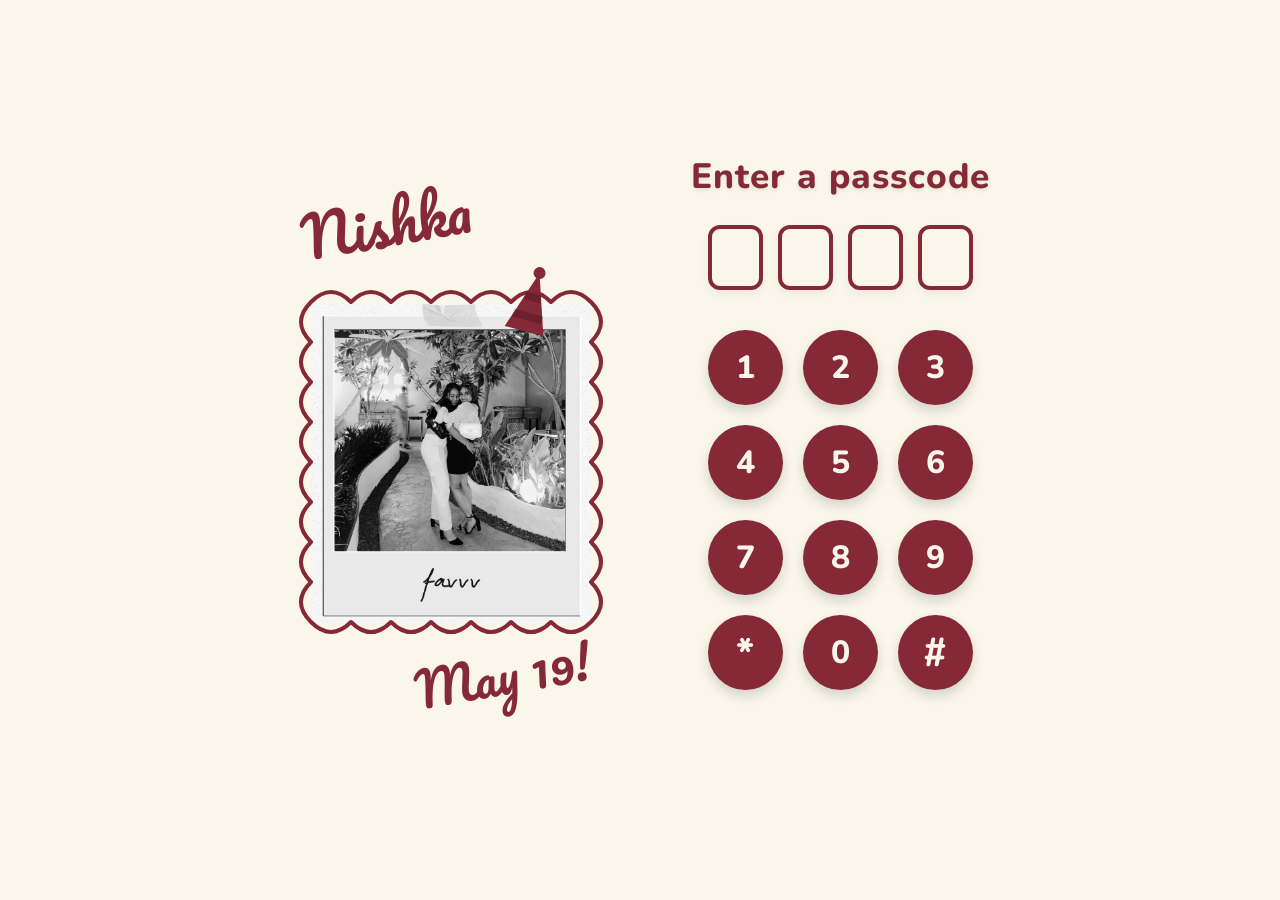
<file: index.html>
<!DOCTYPE html>
<html lang="en">

<head>
  <meta charset="UTF-8">
  <meta name="viewport" content="width=device-width, initial-scale=1.0">
  <title>Birthday Passcode</title>
  <link rel="stylesheet" href="styles.css">
  <link rel="dns-prefetch" href="https://fonts.googleapis.com">
  <link rel="dns-prefetch" href="https://fonts.gstatic.com">
  <link rel="preconnect" href="https://fonts.googleapis.com">
  <link rel="preconnect" href="https://fonts.gstatic.com" crossorigin>
  <link
    href="https://fonts.googleapis.com/css2?family=Nunito:wght@700;800&family=Poppins:wght@400;600;700&family=Pacifico&display=swap"
    rel="stylesheet">
  <link rel="preload" href="pg2.png" as="image">
</head>

<body>
  <div class="container">
    <div class="left-panel">

      <div class="poster-layout">
        <div class="poster-top">
          <div class="poster-name">Nishka</div>
        </div>

        <div class="poster-center">
          <svg width="320" height="360" viewBox="0 0 320 360" fill="none" stroke="var(--primary-red)" stroke-width="4"
            stroke-linecap="round" stroke-linejoin="round" class="scallop-svg">
            <path
              d="M 20 20 Q 40 0 60 20 Q 80 0 100 20 Q 120 0 140 20 Q 160 0 180 20 Q 200 0 220 20 Q 240 0 260 20 Q 280 0 300 20 Q 320 40 300 60 Q 320 80 300 100 Q 320 120 300 140 Q 320 160 300 180 Q 320 200 300 220 Q 320 240 300 260 Q 320 280 300 300 Q 320 320 300 340 Q 280 360 260 340 Q 240 360 220 340 Q 200 360 180 340 Q 160 360 140 340 Q 120 360 100 340 Q 80 360 60 340 Q 40 360 20 340 Q 0 320 20 300 Q 0 280 20 260 Q 0 240 20 220 Q 0 200 20 180 Q 0 160 20 140 Q 0 120 20 100 Q 0 80 20 60 Q 0 40 20 20 Z" />
          </svg>
          <div class="photo-wrapper">
            <img src="pg2.png" alt="Nishka" class="poster-photo" fetchpriority="high" decoding="async">
          </div>
          <!-- Red Party Hat -->
          <div class="poster-hat">
            <svg width="60" height="80" viewBox="0 0 60 80" xmlns="http://www.w3.org/2000/svg">
              <path d="M 10 70 L 30 10 L 50 70 Z" fill="var(--primary-red)" />
              <path d="M 15 55 L 45 55" stroke="rgba(0,0,0,0.2)" stroke-width="8" />
              <path d="M 22 35 L 38 35" stroke="rgba(0,0,0,0.2)" stroke-width="8" />
              <circle cx="30" cy="10" r="6" fill="var(--primary-red)" />
            </svg>
          </div>
        </div>

        <div class="poster-bottom">
          <div class="poster-age">May 19!</div>
        </div>
      </div>

    </div>

    <div class="right-panel">
      <h1 class="title">Enter a passcode</h1>

      <div class="passcode-slots">
        <div class="slot" id="slot-0"></div>
        <div class="slot" id="slot-1"></div>
        <div class="slot" id="slot-2"></div>
        <div class="slot" id="slot-3"></div>
      </div>

      <div class="keypad">
        <button class="key" data-key="1">1</button>
        <button class="key" data-key="2">2</button>
        <button class="key" data-key="3">3</button>
        <button class="key" data-key="4">4</button>
        <button class="key" data-key="5">5</button>
        <button class="key" data-key="6">6</button>
        <button class="key" data-key="7">7</button>
        <button class="key" data-key="8">8</button>
        <button class="key" data-key="9">9</button>
        <button class="key star" data-key="*">*</button>
        <button class="key" data-key="0">0</button>
        <button class="key hash" data-key="#">#</button>
      </div>

      <div id="error-message" class="error-message">Incorrect passcode. Try again!</div>
    </div>
  </div>

  <script src="script.js?v=2" defer></script>
</body>

</html>
</file>
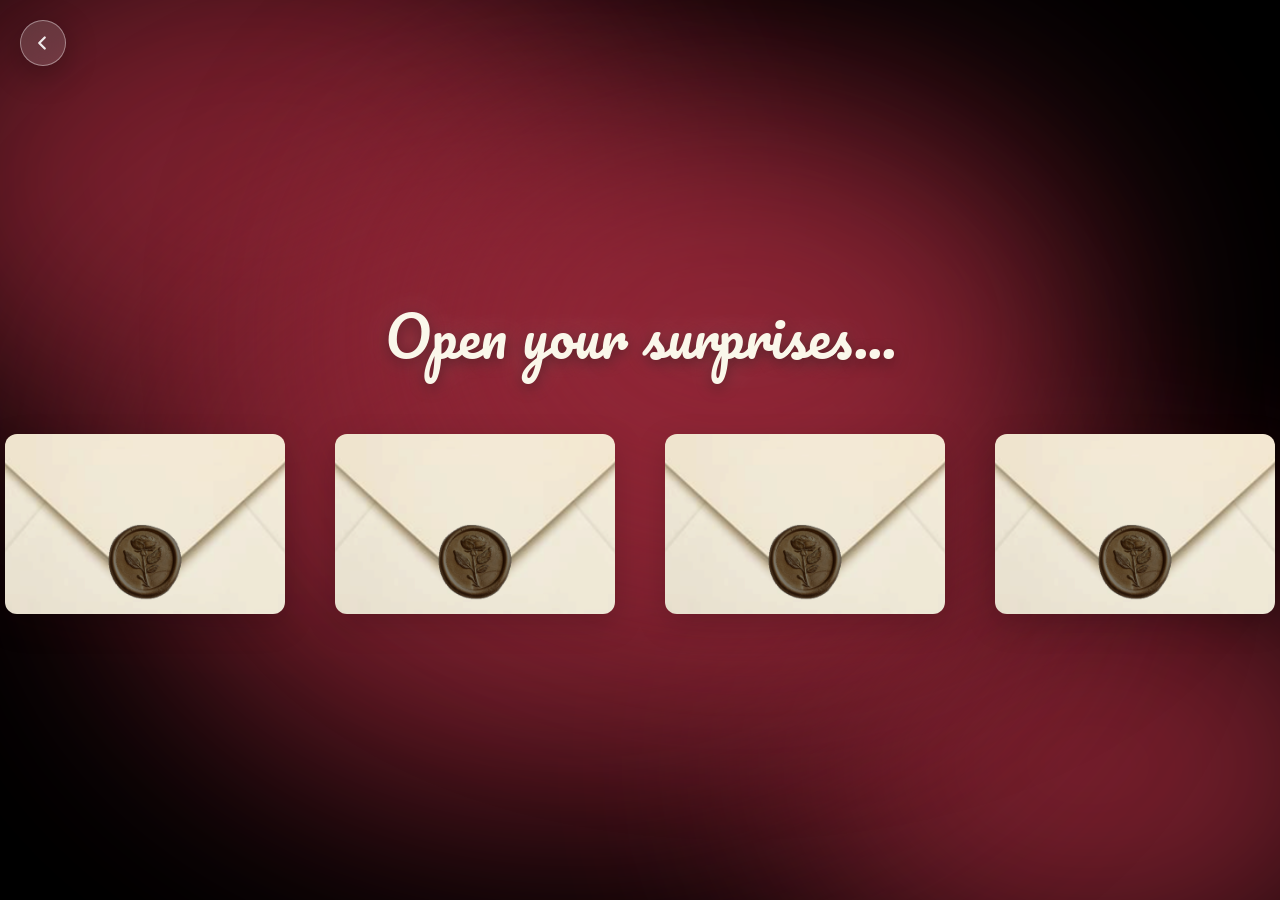
<file: envelopes.html>
<!DOCTYPE html>
<html lang="en">

<head>
  <meta charset="UTF-8">
  <meta name="viewport" content="width=device-width, initial-scale=1.0">
  <title>Red Envelopes</title>
  <link rel="dns-prefetch" href="https://fonts.googleapis.com">
  <link rel="dns-prefetch" href="https://fonts.gstatic.com">
  <link rel="preconnect" href="https://fonts.googleapis.com">
  <link rel="preconnect" href="https://fonts.gstatic.com" crossorigin>
  <link href="https://fonts.googleapis.com/css2?family=Nunito:wght@700;800&family=Pacifico&display=swap"
    rel="stylesheet">
  <link rel="preload" href="download.png" as="image">
  <link rel="prefetch" href="letter.html">
  <link rel="prefetch" href="typewriter_video.html">
  <style>
    :root {
      --primary-red: #852936;
      --bg-red: #a43847;
      --white: #FAF7EA;
      --soft-pink: #E1AEBC;
      --light-blue: #C5D9E2;
      --shadow-color: rgba(0, 0, 0, 0.15);
    }

    body {
      margin: 0;
      padding: 0;
      background-color: #000;
      height: 100vh;
      display: flex;
      flex-direction: column;
      justify-content: center;
      align-items: center;
      font-family: 'Nunito', sans-serif;
      overflow: hidden;
      position: relative;
    }

    .aurora-bg {
      position: fixed;
      top: 0;
      left: 0;
      width: 100vw;
      height: 100vh;
      overflow: hidden;
      z-index: -1;
      background: #000;
    }

    .blob {
      position: absolute;
      border-radius: 50%;
      filter: blur(120px);
      opacity: 0.8;
      animation: drift 20s infinite alternate ease-in-out;
      will-change: transform;
    }

    .blob-1 {
      background-color: #972839;
      width: 60vw;
      height: 60vh;
      top: -10vh;
      left: -10vw;
      animation-duration: 25s;
    }

    .blob-2 {
      background-color: #972839;
      width: 50vw;
      height: 50vh;
      bottom: -10vh;
      right: -10vw;
      animation-duration: 28s;
      animation-delay: -5s;
    }

    .blob-3 {
      background-color: #972839;
      width: 70vw;
      height: 70vh;
      bottom: 10vh;
      left: 10vw;
      animation-duration: 32s;
      animation-delay: -10s;
    }

    .blob-4 {
      background-color: #972839;
      width: 55vw;
      height: 55vh;
      top: 10vh;
      right: 15vw;
      animation-duration: 22s;
      animation-delay: -15s;
    }

    @keyframes drift {
      0% {
        transform: translate(0, 0) scale(1);
      }

      33% {
        transform: translate(10vw, -10vh) scale(1.1);
      }

      66% {
        transform: translate(-10vw, 10vh) scale(0.9);
      }

      100% {
        transform: translate(5vw, 5vh) scale(1.15);
      }
    }

    .title {
      font-family: 'Pacifico', cursive;
      font-size: 3.5rem;
      color: var(--white);
      margin-bottom: 50px;
      text-align: center;
      text-shadow: 0 4px 15px rgba(0, 0, 0, 0.4), 0 0 30px rgba(250, 247, 234, 0.2);
      animation: fadeInDown 1.5s cubic-bezier(0.165, 0.84, 0.44, 1) forwards;
    }

    @keyframes fadeInDown {
      from {
        opacity: 0;
        transform: translateY(-30px);
      }

      to {
        opacity: 1;
        transform: translateY(0);
      }
    }

    .envelopes-container {
      display: flex;
      gap: 50px;
      justify-content: center;
      align-items: center;
      flex-wrap: wrap;
    }

    /* CSS ENVELOPE */
    .envelope-wrapper {
      perspective: 1000px;
      cursor: pointer;
      animation: float 4s ease-in-out infinite alternate;
    }

    .envelope-wrapper:nth-child(2) {
      animation-delay: 0.7s;
    }

    .envelope-wrapper:nth-child(3) {
      animation-delay: 1.4s;
    }

    .envelope-wrapper:nth-child(4) {
      animation-delay: 2.1s;
    }

    @keyframes float {
      0% {
        transform: translateY(0) rotate(-2deg);
      }

      100% {
        transform: translateY(-15px) rotate(2deg);
      }
    }

    .envelope {
      position: relative;
      width: 280px;
      height: 180px;
      background-image: url('download.png');
      background-size: 180% auto;
      background-position: center;
      background-repeat: no-repeat;
      transition: transform 0.4s cubic-bezier(0.175, 0.885, 0.32, 1.275), filter 0.4s ease;
      transform-style: preserve-3d;
      filter: drop-shadow(0 10px 15px rgba(0, 0, 0, 0.15));
      overflow: hidden;
      border-radius: 12px;
    }

    .envelope-wrapper:hover .envelope {
      transform: scale(1.08) translateY(-15px);
      filter: drop-shadow(0 20px 30px rgba(0, 0, 0, 0.25));
    }

    /* Premium Glint/Shine Effect on Hover */
    .envelope::after {
      content: '';
      position: absolute;
      top: 0;
      left: -150%;
      width: 100%;
      height: 100%;
      background: linear-gradient(to right,
          transparent 0%,
          rgba(255, 255, 255, 0.4) 50%,
          transparent 100%);
      transform: skewX(-25deg);
      transition: left 0.7s cubic-bezier(0.19, 1, 0.22, 1);
    }

    .envelope-wrapper:hover .envelope::after {
      left: 150%;
    }

    @media (max-width: 768px) {
      body {
        overflow: hidden;
        height: 100vh;
        min-height: 100vh;
        padding: 0 10px;
        justify-content: center;
      }

      .envelopes-container {
        display: grid;
        grid-template-columns: repeat(2, 1fr);
        row-gap: 50px;
        column-gap: 20px;
      }

      .envelope {
        width: 150px;
        height: 96px;
      }

      .title {
        font-size: 1.8rem;
        margin-bottom: 60px;
      }
    }

    /* Back Button */
    .back-btn {
      position: fixed;
      top: 20px;
      left: 20px;
      width: 44px;
      height: 44px;
      background: rgba(255, 255, 255, 0.15);
      backdrop-filter: blur(12px);
      -webkit-backdrop-filter: blur(12px);
      border: 1px solid rgba(255, 255, 255, 0.4);
      box-shadow: 0 8px 32px 0 rgba(0, 0, 0, 0.3);
      border-radius: 50%;
      display: flex;
      justify-content: center;
      align-items: center;
      transition: all 0.3s ease;
      z-index: 100;
      color: rgba(255, 255, 255, 0.9);
      text-decoration: none;
      opacity: 0;
      animation: btnFade 0.5s ease forwards 0.4s;
    }

    @keyframes btnFade {
      from { opacity: 0; transform: scale(0.8); }
      to   { opacity: 1; transform: scale(1); }
    }

    .back-btn svg {
      width: 22px;
      height: 22px;
      margin-right: 2px;
    }

    .back-btn:hover {
      background: rgba(255, 255, 255, 0.25);
      border-color: rgba(255, 255, 255, 0.6);
      transform: scale(1.08);
      box-shadow: 0 8px 32px 0 rgba(0, 0, 0, 0.4);
      color: #fff;
    }

    .back-btn:active {
      transform: scale(0.95);
    }
  </style>
</head>

<body>

  <a href="collage_play.html" class="back-btn" aria-label="Go Back">
    <svg viewBox="0 0 24 24" fill="none" stroke="currentColor" stroke-width="2.5" stroke-linecap="round" stroke-linejoin="round">
      <path d="M15 18l-6-6 6-6"/>
    </svg>
  </a>

  <div class="aurora-bg">
    <div class="blob blob-1"></div>
    <div class="blob blob-2"></div>
    <div class="blob blob-3"></div>
    <div class="blob blob-4"></div>
  </div>

  <div class="title">Open your surprises...</div>

  <div class="envelopes-container">

    <!-- Envelope 1 -->
    <div class="envelope-wrapper" onclick="openEnvelope(1)">
      <div class="envelope"></div>
    </div>

    <!-- Envelope 2 -->
    <div class="envelope-wrapper" onclick="openEnvelope(2)">
      <div class="envelope"></div>
    </div>

    <!-- Envelope 3 -->
    <div class="envelope-wrapper" onclick="openEnvelope(3)">
      <div class="envelope"></div>
    </div>

    <!-- Envelope 4 -->
    <div class="envelope-wrapper" onclick="openEnvelope(4)">
      <div class="envelope"></div>
    </div>

  </div>

  <script>
    function openEnvelope(id) {
      const destinations = {
        1: 'letter.html?img=4extended.png',
        2: 'letter.html?img=letter3.png',
        3: 'letter.html?img=letter4.png',
        4: 'typewriter_video.html'
      };
      if (destinations[id]) window.location.href = destinations[id];
    }
  </script>
</body>

</html>
</file>
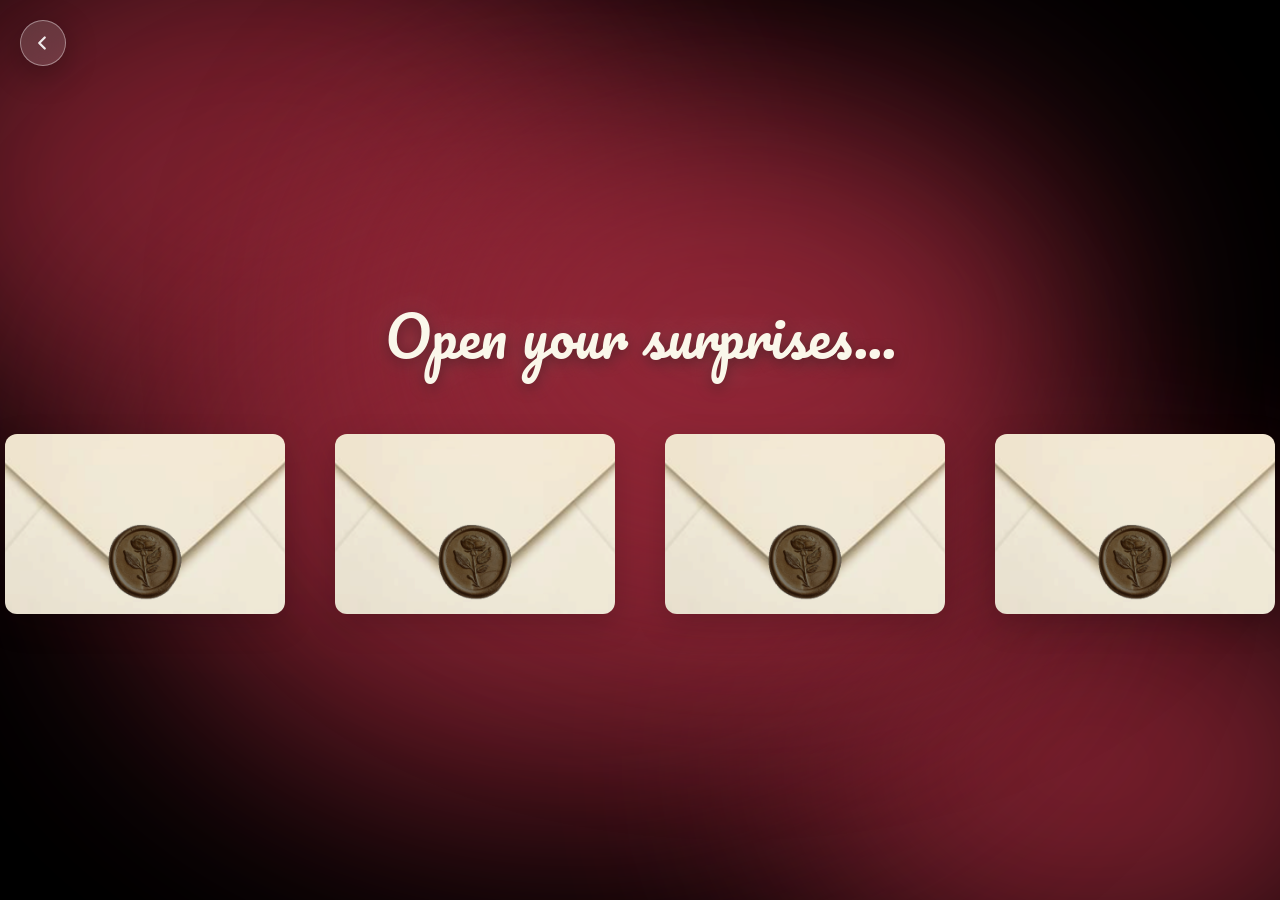
<file: letter.html>
<!DOCTYPE html>
<html lang="en">
<head>
    <meta charset="UTF-8">
    <meta name="viewport" content="width=device-width, initial-scale=1.0">
    <title>Letter Viewer</title>
    <style>
        body {
            margin: 0;
            padding: 0;
            background-color: #000;
            display: flex;
            justify-content: center;
            align-items: center;
            height: 100dvh;
            width: 100vw;
            overflow: hidden;
        }

        img {
            width: 100%;
            height: 100%;
            object-fit: cover;
            /* Fade in the image for a smooth look */
            animation: imgFade 1s ease forwards;
        }

        @keyframes imgFade {
            from { opacity: 0; transform: scale(0.98); }
            to { opacity: 1; transform: scale(1); }
        }

        .back-btn {
            position: absolute;
            top: 20px;
            left: 20px;
            width: 44px;
            height: 44px;
            background: rgba(255, 255, 255, 0.15);
            backdrop-filter: blur(12px);
            -webkit-backdrop-filter: blur(12px);
            border: 1px solid rgba(255, 255, 255, 0.4);
            box-shadow: 0 8px 32px 0 rgba(0, 0, 0, 0.3);
            border-radius: 50%;
            display: flex;
            justify-content: center;
            align-items: center;
            transition: all 0.3s ease;
            z-index: 100;
            color: rgba(255, 255, 255, 0.9);
            text-decoration: none;
            opacity: 0;
            animation: btnFade 0.5s ease forwards 0.5s;
        }

        @keyframes btnFade {
            from { opacity: 0; transform: scale(0.8); }
            to { opacity: 1; transform: scale(1); }
        }

        .back-btn svg {
            width: 22px;
            height: 22px;
            margin-right: 2px;
        }

        .back-btn:hover {
            background: rgba(255, 255, 255, 0.25);
            border-color: rgba(255, 255, 255, 0.6);
            transform: scale(1.08);
            box-shadow: 0 8px 32px 0 rgba(0, 0, 0, 0.4);
            color: #fff;
        }

        .back-btn:active {
            transform: scale(0.95);
        }
    </style>
</head>
<body>
    <img id="letterImg" src="" alt="Letter">
    <a href="envelopes.html" class="back-btn" aria-label="Go Back">
        <svg viewBox="0 0 24 24" fill="none" stroke="currentColor" stroke-width="2.5" stroke-linecap="round" stroke-linejoin="round">
            <path d="M15 18l-6-6 6-6"/>
        </svg>
    </a>

    <script>
        // Get the image name from the URL query string
        const urlParams = new URLSearchParams(window.location.search);
        const imgName = urlParams.get('img');
        
        if (imgName) {
            document.getElementById('letterImg').src = imgName;
        } else {
            // If no image is specified, go back to envelopes
            window.location.href = 'envelopes.html';
        }
    </script>
</body>
</html>
</file>
<file: styles.css>
:root {
  --primary-red: #852936;
  --bg-red: #852936;
  --white: #FAF7EA;
  --key-color: #852936;
  --soft-pink: #E1AEBC;
  --light-blue: #C5D9E2;
}

* {
  box-sizing: border-box;
  margin: 0;
  padding: 0;
}

body {
  background-color: var(--white);
  font-family: 'Nunito', sans-serif;
  height: 100vh;
  display: flex;
  justify-content: center;
  align-items: center;
  overflow: hidden;
}

.container {
  display: flex;
  gap: 80px;
  max-width: 1000px;
  width: 90%;
  justify-content: center;
  align-items: center;
  flex-wrap: wrap;
}

/* Left Panel - Polaroid */
.left-panel {
  position: relative;
  animation: float 6s ease-in-out infinite;
}

@keyframes float {
  0% {
    transform: translateY(0px) rotate(-6deg);
  }

  50% {
    transform: translateY(-12px) rotate(-3deg);
  }

  100% {
    transform: translateY(0px) rotate(-6deg);
  }
}

.poster-layout {
  display: flex;
  flex-direction: column;
  align-items: center;
  gap: 10px;
}

.poster-top {
  display: flex;
  justify-content: space-between;
  align-items: flex-start;
  width: 100%;
  padding: 0 10px;
}

.poster-name {
  font-family: 'Pacifico', cursive;
  font-size: 3.5rem;
  color: var(--primary-red);
  transform: rotate(-10deg);
  margin-top: -10px;
}

.poster-details {
  font-family: 'Nunito', sans-serif;
  font-size: 0.8rem;
  color: var(--primary-red);
  text-align: right;
  font-weight: 700;
  line-height: 1.2;
}

.poster-center {
  position: relative;
  width: 320px;
  height: 360px;
}

.scallop-svg {
  position: absolute;
  top: 0;
  left: 0;
  z-index: 2;
}

.photo-wrapper {
  position: absolute;
  top: 20px;
  left: 20px;
  width: 280px;
  height: 320px;
  background-color: #ddd;
  overflow: hidden;
  z-index: 1;
}

.poster-photo {
  width: 100%;
  height: 100%;
  object-fit: cover;
  filter: grayscale(100%);
}

.poster-hat {
  position: absolute;
  top: -20px;
  right: 50px;
  z-index: 3;
  transform: rotate(15deg);
}

.poster-bottom {
  width: 100%;
  display: flex;
  justify-content: flex-end;
  padding-right: 20px;
}

.poster-age {
  font-family: 'Pacifico', cursive;
  font-size: 3rem;
  color: var(--primary-red);
  transform: rotate(-10deg);
  margin-top: -20px;
}

/* Right Panel - Keypad */
.right-panel {
  display: flex;
  flex-direction: column;
  align-items: center;
}

.title {
  color: var(--primary-red);
  font-size: 2.2rem;
  font-weight: 800;
  margin-bottom: 25px;
  text-shadow: 0 2px 4px rgba(0, 0, 0, 0.1);
  letter-spacing: 1px;
}

.passcode-slots {
  display: flex;
  gap: 15px;
  margin-bottom: 40px;
}

.slot {
  width: 55px;
  height: 65px;
  border: 4px solid var(--primary-red);
  border-radius: 12px;
  display: flex;
  justify-content: center;
  align-items: center;
  font-size: 2.2rem;
  color: var(--primary-red);
  font-weight: 700;
  font-family: 'Poppins', sans-serif;
  background: transparent;
  box-shadow: 0 4px 10px rgba(0, 0, 0, 0.05);
  transition: all 0.2s ease;
}

.slot.filled {
  background: rgba(133, 41, 54, 0.1);
  transform: scale(1.05);
}

.keypad {
  display: grid;
  grid-template-columns: repeat(3, 1fr);
  gap: 20px;
}

.key {
  width: 75px;
  height: 75px;
  border-radius: 50%;
  background-color: var(--primary-red);
  border: none;
  font-size: 2rem;
  color: var(--white);
  font-family: 'Nunito', sans-serif;
  font-weight: 800;
  cursor: pointer;
  box-shadow: 0 6px 12px rgba(0, 0, 0, 0.15);
  transition: transform 0.1s, background-color 0.2s, box-shadow 0.1s;
  display: flex;
  justify-content: center;
  align-items: center;
}

.key:hover {
  background-color: var(--soft-pink);
  transform: translateY(-2px);
  box-shadow: 0 8px 15px rgba(0, 0, 0, 0.2);
}

.key:active {
  transform: translateY(2px) scale(0.95);
  box-shadow: 0 2px 5px rgba(0, 0, 0, 0.1);
}

.key.star,
.key.hash {
  font-size: 2.5rem;
  line-height: 1;
}

.error-message {
  color: var(--primary-red);
  margin-top: 20px;
  font-weight: 700;
  opacity: 0;
  transition: opacity 0.3s;
  background: rgba(133, 41, 54, 0.1);
  padding: 8px 16px;
  border-radius: 20px;
}

.error-message.show {
  opacity: 1;
}

.shake {
  animation: shake 0.4s cubic-bezier(.36, .07, .19, .97) both;
}

@keyframes shake {

  10%,
  90% {
    transform: translate3d(-1px, 0, 0);
  }

  20%,
  80% {
    transform: translate3d(2px, 0, 0);
  }

  30%,
  50%,
  70% {
    transform: translate3d(-4px, 0, 0);
  }

  40%,
  60% {
    transform: translate3d(4px, 0, 0);
  }
}

/* Responsive adjustments */
@media (max-width: 800px) {

  html,
  body {
    height: 100%;
    height: 100dvh;
    overflow: hidden !important;
    /* Rigidly prevent scrollbars */
  }

  body {
    padding: 10px;
    display: flex;
    justify-content: center;
    align-items: center;
  }

  .container {
    flex-direction: column;
    justify-content: space-evenly;
    /* Dynamically scale spacing */
    height: 100%;
    max-height: 100%;
    width: 100%;
    gap: 5px;
    padding: 10px 0;
    margin: 0 auto;
  }

  .left-panel {
    height: 270px;
    /* Lock explicit height so keypad has guaranteed space */
    width: 100%;
    display: flex;
    justify-content: center;
    align-items: center;
    flex: 0 0 auto;
    /* Lock size in flexbox */
    overflow: visible;
    animation: floatMobile 6s ease-in-out infinite;
  }

  @keyframes floatMobile {
    0% {
      transform: translateY(0) rotate(-2deg);
    }

    50% {
      transform: translateY(-6px) rotate(-1deg);
    }

    100% {
      transform: translateY(0) rotate(-2deg);
    }
  }

  .poster-layout {
    transform: scale(0.58);
    transform-origin: center center;
    margin: 0;
    /* Margins no longer needed due to explicit parent height */
  }

  .poster-name {
    font-size: 2.8rem;
  }

  .poster-age {
    font-size: 2.4rem;
  }

  .right-panel {
    flex: 0 1 auto;
    display: flex;
    flex-direction: column;
    justify-content: center;
    align-items: center;
    width: 100%;
  }

  .title {
    font-size: 1.6rem;
    margin-bottom: 8px;
  }

  .passcode-slots {
    margin-bottom: 15px;
    gap: 6px;
  }

  .slot {
    width: 42px;
    height: 52px;
    font-size: 1.6rem;
    border-width: 3px;
  }

  .keypad {
    gap: 10px;
  }

  .key {
    width: 54px;
    height: 54px;
    font-size: 1.5rem;
    box-shadow: 0 4px 8px rgba(0, 0, 0, 0.12);
    -webkit-tap-highlight-color: transparent;
  }

  .key.star,
  .key.hash {
    font-size: 1.8rem;
  }

  .error-message {
    margin-top: 8px;
    padding: 4px 12px;
    font-size: 0.85rem;
  }
}

@media (max-width: 800px) and (max-height: 680px) {
  .left-panel {
    height: 220px;
    /* Even tighter layout constraint for small heights */
  }

  .poster-layout {
    transform: scale(0.48);
    margin: 0;
  }

  .passcode-slots {
    margin-bottom: 10px;
  }

  .keypad {
    gap: 8px;
  }

  .key {
    width: 48px;
    height: 48px;
    font-size: 1.3rem;
  }
}

/* Celebration Page Styles */
.cake-page {
  background: radial-gradient(circle at top left, var(--soft-pink), transparent 70%),
    radial-gradient(circle at bottom right, var(--light-blue), transparent 70%),
    linear-gradient(-45deg, var(--bg-red), var(--primary-red));
  background-size: 100% 100%, 100% 100%, 400% 400%;
  animation: gradientBG 15s ease infinite;
  display: flex;
  justify-content: center;
  align-items: center;
  height: 100vh;
  margin: 0;
  overflow: hidden;
  position: relative;
}

@keyframes gradientBG {
  0% {
    background-position: 0% 0%, 100% 100%, 0% 50%;
  }

  50% {
    background-position: 100% 0%, 0% 100%, 100% 50%;
  }

  100% {
    background-position: 0% 0%, 100% 100%, 0% 50%;
  }
}

.confetti-container {
  position: absolute;
  top: 0;
  left: 0;
  width: 100%;
  height: 100%;
  pointer-events: none;
  z-index: 2;
}





.celebration-card {
  background: var(--white);
  border-radius: 30px;
  padding: 70px 40px;
  box-shadow: 0 20px 40px rgba(0, 0, 0, 0.15);
  border: 1px solid rgba(183, 110, 121, 0.3);
}

.ribbon-frame {
  position: absolute;
  top: 15px;
  left: 15px;
  right: 15px;
  bottom: 15px;
  border: 4px solid transparent;
  pointer-events: none;
  z-index: 5;
}

.ribbon-svg-container {
  position: absolute;
  top: 0;
  left: 0;
  width: 100%;
  height: 100%;
  z-index: 1;
  pointer-events: none;
}

.ribbon-bow {
  position: absolute;
  z-index: 6;
}

.heart-deco {
  position: absolute;
  font-size: 1.2rem;
  color: var(--primary-red);
  opacity: 0.8;
  filter: drop-shadow(0 2px 2px rgba(0, 0, 0, 0.1));
}

@keyframes popIn {
  0% {
    transform: scale(0.8);
    opacity: 0;
  }

  100% {
    transform: scale(1);
    opacity: 1;
  }
}

.happy-birthday {
  font-family: 'Pacifico', cursive;
  font-size: 3.5rem;
  color: var(--primary-red);
  margin: 10px 0;
}

@keyframes shimmer {
  0% {
    background-position: 0% center;
  }

  100% {
    background-position: -300% center;
  }
}

.subtitle {
  font-size: 1.15rem;
  color: var(--primary-red);
  margin-bottom: 30px;
  font-weight: 700;
  opacity: 0.85;
  padding: 0 10px;
  line-height: 1.5;
}

.invite-text {
  letter-spacing: 2px;
  font-size: 0.9rem;
  color: var(--primary-red);
  margin-bottom: 10px;
}

/* Balloons */
.balloons-container {
  position: absolute;
  top: 0;
  left: 0;
  width: 100%;
  height: 100%;
  pointer-events: none;
  z-index: 1;
}

.balloon {
  position: absolute;
  width: 60px;
  height: 75px;
  border-radius: 50% 50% 50% 50% / 40% 40% 60% 60%;
  bottom: -100px;
  opacity: 0.9;
  animation: floatUp 10s ease-in infinite;
  box-shadow: inset -10px -10px 20px rgba(0, 0, 0, 0.15), 0 5px 15px rgba(0, 0, 0, 0.1);
  background-image: radial-gradient(circle at 30% 30%, rgba(255, 255, 255, 0.5), transparent 40%);
}

.balloon::before {
  content: '▲';
  position: absolute;
  bottom: -12px;
  left: 50%;
  transform: translateX(-50%) scaleX(1.5);
  font-size: 10px;
  color: inherit;
}

.balloon-string {
  position: absolute;
  width: 1px;
  height: 100px;
  background: rgba(0, 0, 0, 0.3);
  top: 100%;
  left: 50%;
}

@keyframes floatUp {
  0% {
    transform: translateY(0) rotate(-5deg);
    opacity: 0;
  }

  10% {
    opacity: 0.8;
  }

  50% {
    transform: translateY(-50vh) rotate(5deg);
  }

  100% {
    transform: translateY(-120vh) rotate(-5deg);
    opacity: 0.8;
  }
}

.animated-cake {
  position: relative;
  width: 250px;
  height: 200px;
  margin: 0 auto 10px auto;
  transform: scale(0.75);
}

/* Gifts Page Styles */
.gifts-page {
  background-color: var(--bg-red);
  display: flex;
  justify-content: center;
  align-items: center;
  min-height: 100vh;
  margin: 0;
  font-family: 'Nunito', sans-serif;
  overflow: hidden;
}

.gifts-container {
  display: flex;
  flex-direction: column;
  align-items: center;
  text-align: center;
  padding: 20px;
}

.gifts-title {
  color: white;
  font-size: 3.5rem;
  font-weight: 800;
  margin-bottom: 60px;
  text-shadow: 2px 3px 5px rgba(0, 0, 0, 0.2);
  letter-spacing: 1px;
}

.gifts-row {
  display: flex;
  flex-direction: row;
  justify-content: center;
  align-items: center;
  gap: 80px;
  margin-bottom: 70px;
}

.gift-item {
  transition: transform 0.3s cubic-bezier(0.175, 0.885, 0.32, 1.275), filter 0.3s ease;
  cursor: pointer;
  display: inline-block;
}

.gift-item:hover {
  transform: scale(1.15) translateY(-10px);
  filter: drop-shadow(0 15px 15px rgba(0, 0, 0, 0.2));
}

.gift-item:active {
  transform: scale(0.95);
}

.gifts-subtitle {
  color: white;
  font-size: 2.2rem;
  font-weight: 800;
  text-shadow: 1px 2px 4px rgba(0, 0, 0, 0.2);
}

.subtitle {
  font-size: 1rem;
  color: var(--primary-red);
  opacity: 0.8;
}

/* Responsive adjustments for gifts page */
@media (max-width: 800px) {
  .gifts-row {
    flex-direction: column;
    gap: 50px;
  }

  .gifts-title {
    font-size: 2.5rem;
    margin-bottom: 40px;
  }

  .gifts-page {
    overflow-y: auto;
    padding: 40px 0;
  }
}

.plate {
  position: absolute;
  bottom: -15px;
  left: -25px;
  width: 300px;
  height: 30px;
  border-radius: 50%;
  background-color: var(--light-blue);
  box-shadow: 0 4px 10px rgba(0, 0, 0, 0.1);
  z-index: 1;
}

.layer {
  position: absolute;
  border-radius: 15px;
  z-index: 2;
  box-shadow: inset 0 -10px 15px rgba(0, 0, 0, 0.05), 0 5px 10px rgba(0, 0, 0, 0.05);
}

.layer-bottom {
  height: 60px;
  bottom: 0;
  width: 250px;
  background: linear-gradient(to bottom, var(--white), #F2EEDB);
}

.layer-middle {
  height: 50px;
  bottom: 60px;
  width: 210px;
  left: 20px;
  background: linear-gradient(to bottom, var(--soft-pink), #d498a9);
}

.layer-top {
  height: 40px;
  bottom: 110px;
  width: 170px;
  left: 40px;
  background: linear-gradient(to bottom, var(--white), #F2EEDB);
}

.icing {
  position: absolute;
  width: 170px;
  height: 25px;
  background-color: var(--light-blue);
  border-radius: 15px;
  bottom: 135px;
  left: 40px;
  z-index: 3;
  box-shadow: 0 4px 8px rgba(0, 0, 0, 0.05);
}

.drip {
  position: absolute;
  width: 25px;
  height: 40px;
  background-color: var(--light-blue);
  border-radius: 15px;
  z-index: 3;
  box-shadow: 0 4px 8px rgba(0, 0, 0, 0.05);
}

.drip1 {
  left: 50px;
  bottom: 110px;
  height: 50px;
}

.drip2 {
  left: 90px;
  bottom: 100px;
  height: 60px;
}

.drip3 {
  left: 140px;
  bottom: 115px;
  height: 40px;
}

.drip4 {
  left: 175px;
  bottom: 105px;
  height: 55px;
}

.candle {
  position: absolute;
  width: 12px;
  height: 40px;
  background-color: var(--primary-red);
  bottom: 150px;
  border-radius: 3px;
  z-index: 4;
  box-shadow: inset -2px 0 0 rgba(0, 0, 0, 0.1);
}

.candle::after {
  content: '';
  position: absolute;
  width: 12px;
  height: 8px;
  background-color: var(--soft-pink);
  bottom: 0;
  border-radius: 0 0 3px 3px;
}

.flame {
  position: absolute;
  width: 12px;
  height: 20px;
  background-color: var(--white);
  border-radius: 50% 50% 50% 50% / 60% 60% 40% 40%;
  bottom: 45px;
  left: 0;
  box-shadow: 0 0 15px var(--white), 0 0 30px var(--soft-pink);
  animation: flicker 0.6s ease-in-out infinite alternate;
  transform-origin: bottom center;
}

@keyframes flicker {
  0% {
    transform: scale(1) rotate(-2deg);
    opacity: 0.9;
  }

  25% {
    transform: scale(1.05) rotate(3deg);
    box-shadow: 0 0 20px var(--white), 0 0 35px var(--soft-pink);
  }

  50% {
    transform: scale(0.95) rotate(-1deg);
    opacity: 0.8;
  }

  75% {
    transform: scale(1.1) rotate(2deg);
    box-shadow: 0 0 10px var(--white), 0 0 25px var(--soft-pink);
  }

  100% {
    transform: scale(1) rotate(-3deg);
    opacity: 1;
  }
}

.glow {
  position: absolute;
  width: 100%;
  height: 100%;
  background: radial-gradient(circle, rgba(225, 174, 188, 0.6) 0%, transparent 70%);
  top: -50px;
  left: 0;
  pointer-events: none;
  z-index: 0;
}

/* Blow Button & Flames */
.ribbon-svg-container svg {
  position: absolute;
  top: 0;
  left: 0;
}

/* Button softer like invitation */
.blow-btn {
  background: var(--soft-pink);
  color: var(--primary-red);
  font-weight: 700;
  border: none;
  padding: 12px 30px;
  border-radius: 25px;
  margin-top: 25px;
  box-shadow: 0 5px 15px rgba(0, 0, 0, 0.1);
}

.blow-btn:hover {
  background: var(--white);
}

.blow-btn::after {
  content: '';
  position: absolute;
  top: 0;
  left: -100%;
  width: 50%;
  height: 100%;
  background: linear-gradient(90deg, transparent, rgba(255, 255, 255, 0.2), transparent);
  transition: all 0.5s ease;
}

.blow-btn:hover::after {
  left: 150%;
}

.blow-btn:disabled {
  background: var(--light-blue);
  box-shadow: 0 4px 15px rgba(197, 217, 226, 0.4);
  cursor: default;
  transform: translateY(0) scale(1);
}

.flame.blown-out {
  animation: blowOut 0.4s forwards ease-in;
}

@keyframes blowOut {
  0% {
    transform: scale(1);
    opacity: 1;
  }

  40% {
    transform: scale(1.5) translate(-10px, -15px);
    opacity: 0.8;
  }

  100% {
    transform: scale(0) translate(-20px, -30px);
    opacity: 0;
  }
}

#cake-glow {
  transition: opacity 0.5s ease-out;
}
</file>
